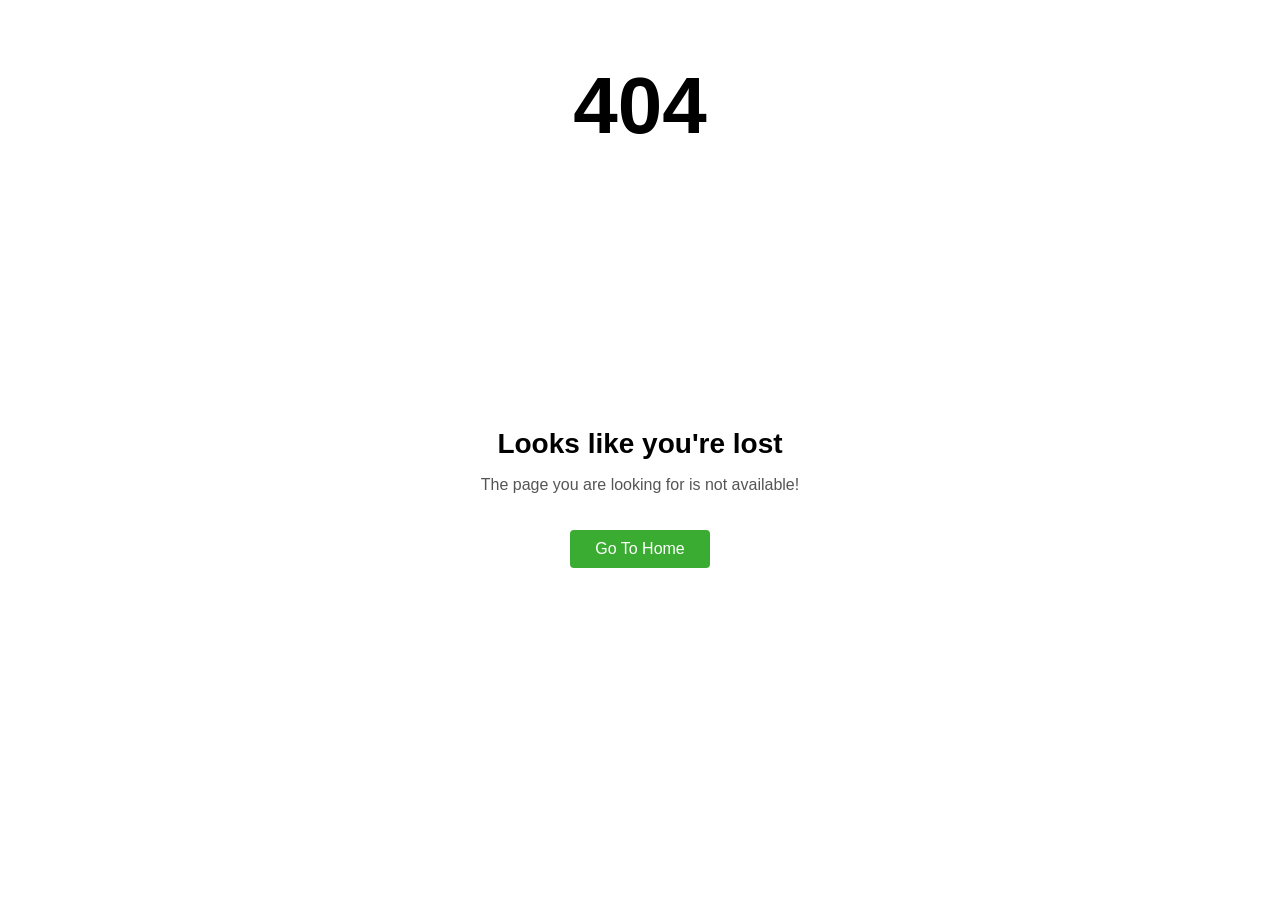
<file: blinkit.html>
<!DOCTYPE html>
<html lang="en">

<head>
    <meta charset="UTF-8">
    <meta name="viewport" content="width=device-width, initial-scale=1.0">
    <title>404 Page</title>

    <style>
        body {
            margin: 0;
            padding: 0;
            font-family: Arial, Helvetica, sans-serif;
            background: #fff;
        }

        .page_404 {
            padding: 40px 0;
            text-align: center;
        }

        .four_zero_four_bg {

            background-image: url(https://cdn.dribbble.com/users/285475/screenshots/2083086/dribbble_1.gif);
            height: 400px;
            background-position: center;
            background-repeat: no-repeat;
            background-size: contain;

        }

        .four_zero_four_bg h1 {
            font-size: 80px;
            margin: 0;
            padding-top: 20px;
        }

        .contant_box_404 {
            margin-top: -40px;
        }

        .contant_box_404 h3 {
            font-size: 28px;
            margin-bottom: 10px;
        }

        .contant_box_404 p {
            color: #555;
        }

        .link_404 {
            color: #fff;
            padding: 10px 25px;
            background: #39ac31;
            margin-top: 20px;
            display: inline-block;
            text-decoration: none;
            border-radius: 4px;
        }

        .link_404:hover {
            background: #2e8b27;
        }
    </style>

</head>

<body>

    <section class="page_404">

        <div class="four_zero_four_bg">
            <h1>404</h1>
        </div>

        <div class="contant_box_404">
            <h3>Looks like you're lost</h3>

            <p>The page you are looking for is not available!</p>

            <a href="./finalweb.html" class="link_404">Go To Home</a>
        </div>

    </section>

</body>

</html>
</file>
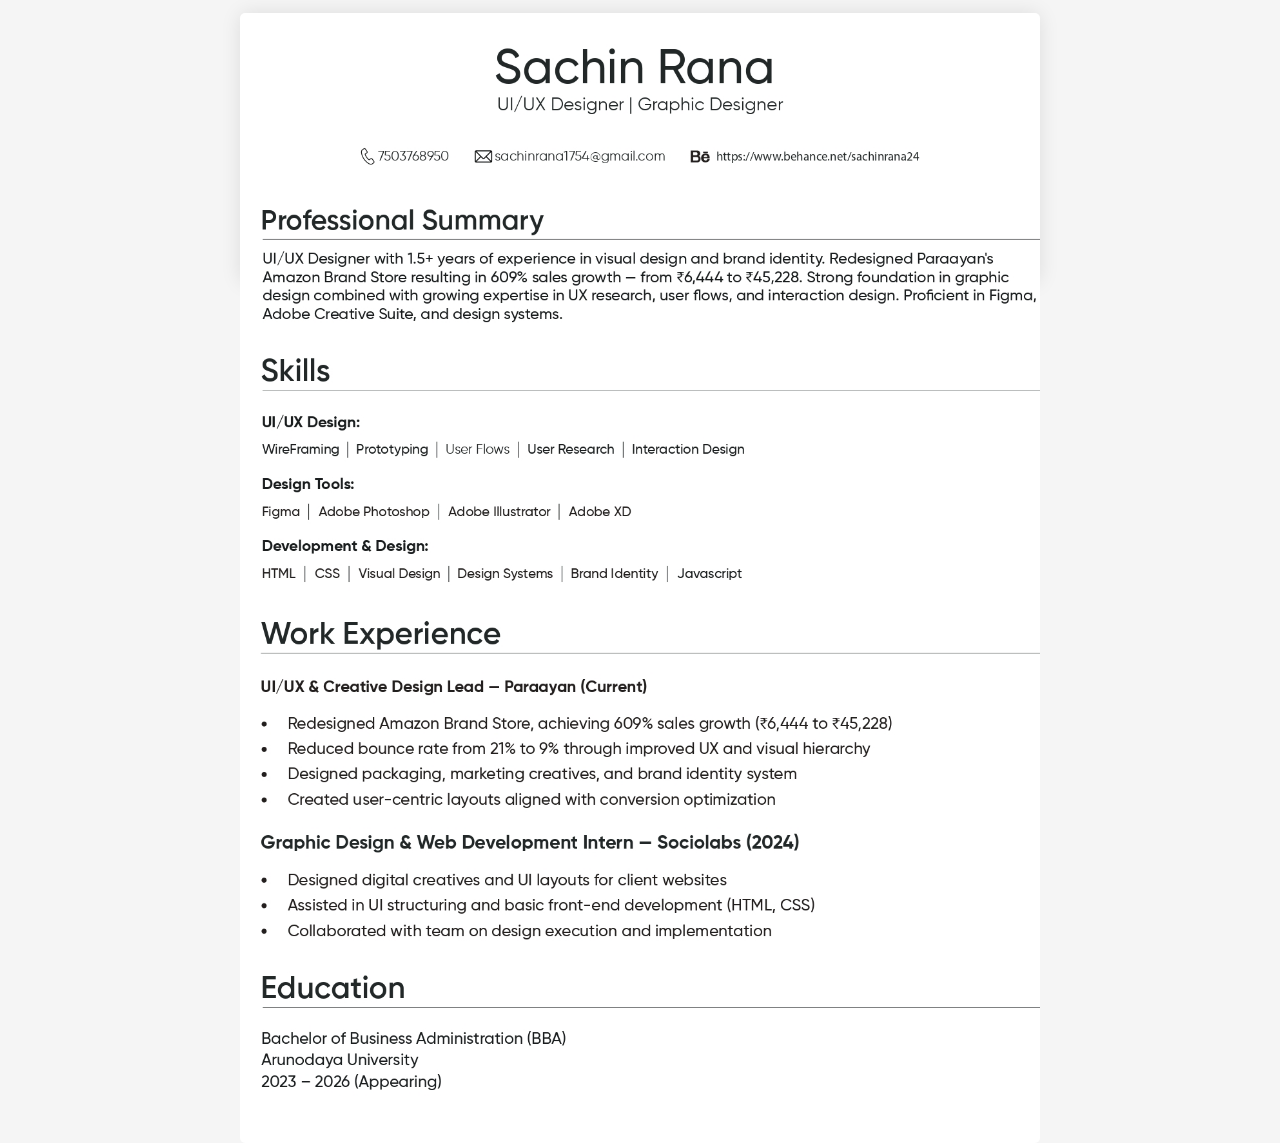
<file: Resume.html>
<!DOCTYPE html>
<html lang="en">

<head>
    <meta charset="UTF-8">
    <meta name="viewport" content="width=device-width, initial-scale=1.0">
    <title>Resume</title>

    <style>
        * {
            margin: 0;
            padding: 0;
            box-sizing: border-box;
        }

        body {
            /* height: 100vh; */
            display: flex;
            justify-content: center;
            align-items: center;
            background: #f5f5f5;
            font-family: Arial, sans-serif;
        }

        /* Resume container */
        .main {
            height: 30vh;
            margin-top: 1vw;
            width: 800px;
            /* perfect resume width */
            max-width: 90%;
            /* mobile friendly */
            background: #fff;
            /* padding: 20px; */
            box-shadow: 0 0 20px rgba(0, 0, 0, 0.1);
            border-radius: 8px;
        }

        /* Image fit */
        .main img {
            width: 100%;
            height: auto;
            display: block;
            border-radius: 5px;
        }
    </style>
</head>

<body>

    <div class="main">
        <img src="./p.jpg" alt="Resume Image">
    </div>

</body>

</html>
</file>
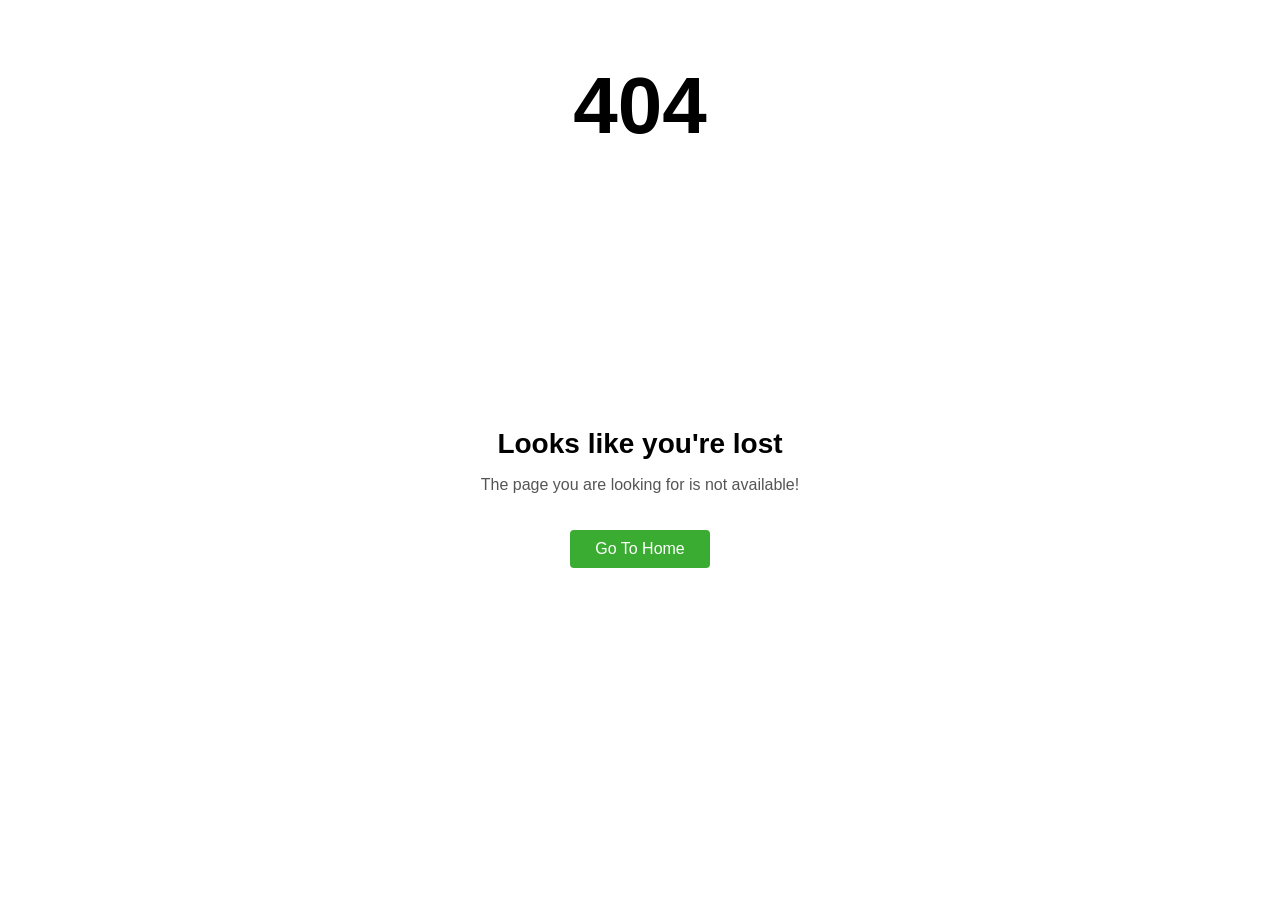
<file: zomato.html>
<!DOCTYPE html>
<html lang="en">

<head>
    <meta charset="UTF-8">
    <meta name="viewport" content="width=device-width, initial-scale=1.0">
    <title>404 Page</title>

    <style>
        body {
            margin: 0;
            padding: 0;
            font-family: Arial, Helvetica, sans-serif;
            background: #fff;
        }

        .page_404 {
            padding: 40px 0;
            text-align: center;
        }

        .four_zero_four_bg {

            background-image: url(https://cdn.dribbble.com/users/285475/screenshots/2083086/dribbble_1.gif);
            height: 400px;
            background-position: center;
            background-repeat: no-repeat;
            background-size: contain;

        }

        .four_zero_four_bg h1 {
            font-size: 80px;
            margin: 0;
            padding-top: 20px;
        }

        .contant_box_404 {
            margin-top: -40px;
        }

        .contant_box_404 h3 {
            font-size: 28px;
            margin-bottom: 10px;
        }

        .contant_box_404 p {
            color: #555;
        }

        .link_404 {
            color: #fff;
            padding: 10px 25px;
            background: #39ac31;
            margin-top: 20px;
            display: inline-block;
            text-decoration: none;
            border-radius: 4px;
        }

        .link_404:hover {
            background: #2e8b27;
        }
    </style>

</head>

<body>

    <section class="page_404">

        <div class="four_zero_four_bg">
            <h1>404</h1>
        </div>

        <div class="contant_box_404">
            <h3>Looks like you're lost</h3>

            <p>The page you are looking for is not available!</p>

            <a href="./index.html" class="link_404">Go To Home</a>
        </div>

    </section>

</body>

</html>
</file>
